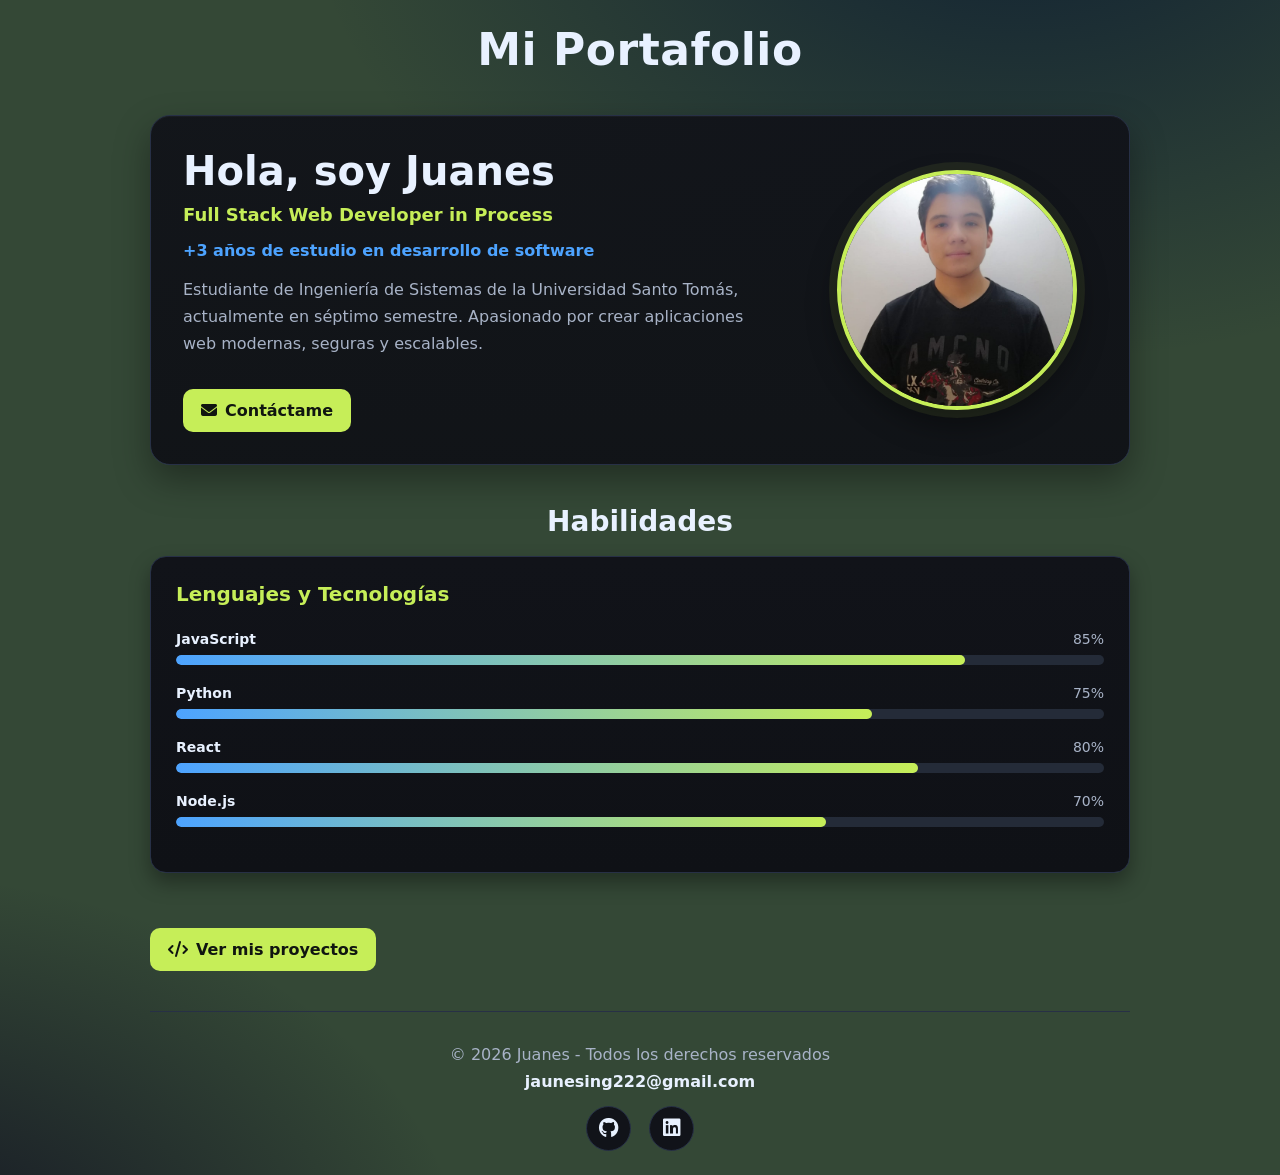
<file: index.html>
<!DOCTYPE html>
<html lang="es">
<head>
    <meta charset="UTF-8">
    <meta name="viewport" content="width=device-width, initial-scale=1.0">

    <title>Portafolio - Juanes</title>

    <link rel="stylesheet" href="styles.css">

    
    <link
        rel="stylesheet"
        href="https://cdnjs.cloudflare.com/ajax/libs/font-awesome/6.5.0/css/all.min.css"
    >
</head>

<body>

    <!-- Header -->
    <header class="header">
        <h1 class="title">Mi Portafolio</h1>
    </header>

    <main>

        <!-- Perfil -->
        <section class="profile">
            <div class="profile-text">
                <h2 class="name">Hola, soy Juanes</h2>

                <p class="role">
                    Full Stack Web Developer in Process
                </p>

                <p class="experience">
                    +3 años de estudio en desarrollo de software
                </p>

                <p class="description">
                    Estudiante de Ingeniería de Sistemas de la Universidad
                    Santo Tomás, actualmente en séptimo semestre.
                    Apasionado por crear aplicaciones web modernas,
                    seguras y escalables.
                </p>

                <a href="mailto:jaunesing222@gmail.com" class="btn-contact">
                    <i class="fas fa-envelope"></i>
                    Contáctame
                </a>
            </div>

            <div class="profile-img">
                <img src="images/perfil1.jpg" alt="Foto de perfil de Juanes">
            </div>
        </section>


        <!-- Habilidades -->
        <section class="skills">
            <h3 class="skills-title">Habilidades</h3>

            <div class="skill-card">

                <h4 class="skill-category">
                    Lenguajes y Tecnologías
                </h4>

                <div class="skill-bar">
                    <div class="skill-header">
                        <span class="skill-name">JavaScript</span>
                        <span>85%</span>
                    </div>

                    <div class="bar">
                        <div class="progress" data-skill="85"></div>
                    </div>
                </div>

                <div class="skill-bar">
                    <div class="skill-header">
                        <span class="skill-name">Python</span>
                        <span>75%</span>
                    </div>

                    <div class="bar">
                        <div class="progress" data-skill="75"></div>
                    </div>
                </div>

                <div class="skill-bar">
                    <div class="skill-header">
                        <span class="skill-name">React</span>
                        <span>80%</span>
                    </div>

                    <div class="bar">
                        <div class="progress" data-skill="80"></div>
                    </div>
                </div>

                <div class="skill-bar">
                    <div class="skill-header">
                        <span class="skill-name">Node.js</span>
                        <span>70%</span>
                    </div>

                    <div class="bar">
                        <div class="progress" data-skill="70"></div>
                    </div>
                </div>

            </div>
        </section>


        <div class="projects-link">
          <a href="proyectos.html" class="btn-contact">
            <i class="fas fa-code"></i>
               Ver mis proyectos
          </a>
        </div>

    </main>


    <!-- Footer -->
    <footer class="footer">
        <p>
            © 2026 Juanes - Todos los derechos reservados
        </p>

        <p>
            <strong>jaunesing222@gmail.com</strong>
        </p>

        <div class="social-icons">

            <a
                href="https://github.com/JuanesIng"
                target="_blank"
                rel="noopener noreferrer"
                aria-label="GitHub"
            >
                <i class="fab fa-github"></i>
            </a>

            <a
                href="https://www.linkedin.com/in/juan-tovar-arias-079417348/"
                target="_blank"
                rel="noopener noreferrer"
                aria-label="LinkedIn"
            >
                <i class="fab fa-linkedin"></i>
            </a>

        </div>
    </footer>


    <script src="scripts/script.js"></script>

</body>
</html>
</file>
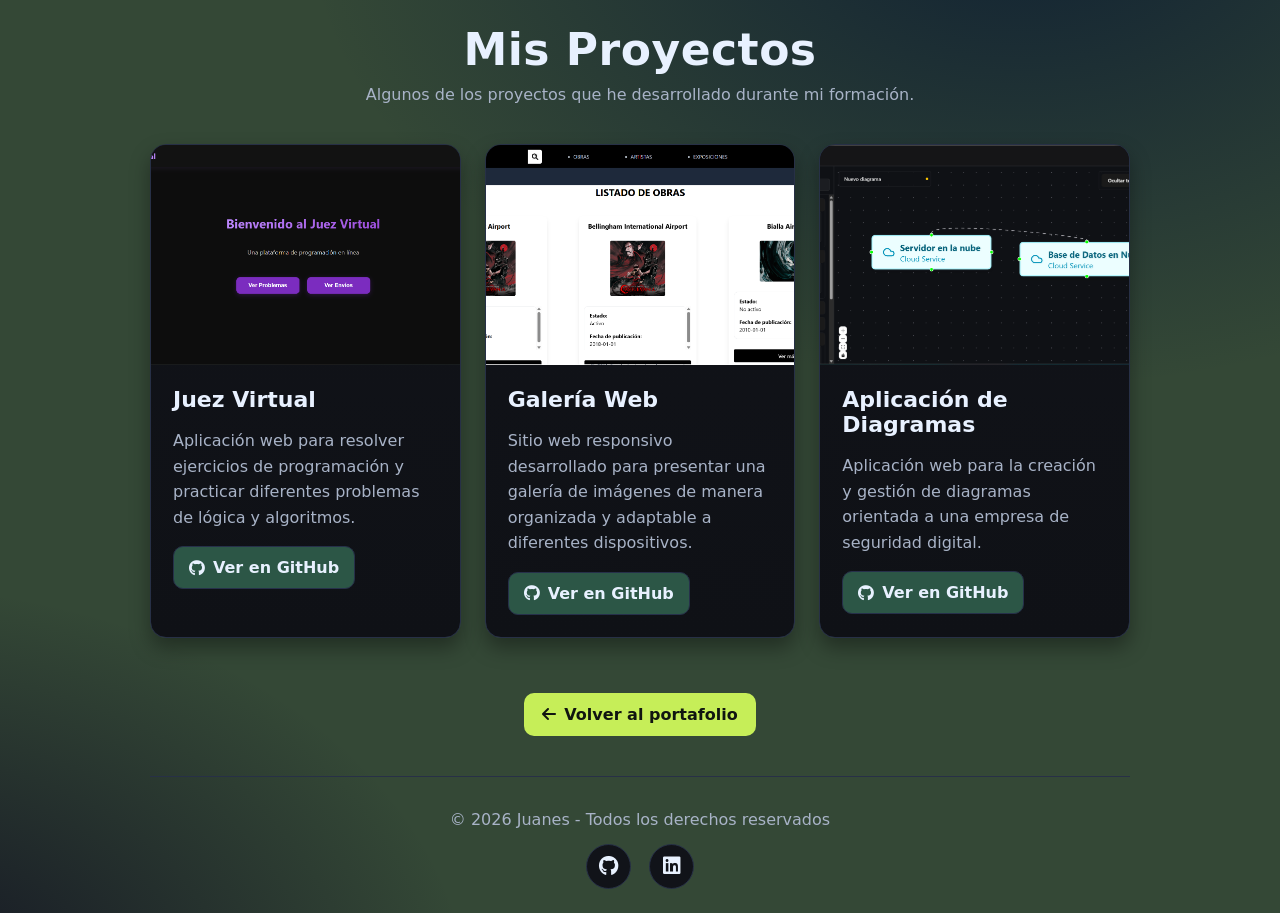
<file: proyectos.html>
<!DOCTYPE html>
<html lang="es">
<head>
    <meta charset="UTF-8">
    <meta name="viewport" content="width=device-width, initial-scale=1.0">

    <title>Proyectos - Juanes</title>

    <link rel="stylesheet" href="styles.css">

    <link
        rel="stylesheet"
        href="https://cdnjs.cloudflare.com/ajax/libs/font-awesome/6.5.0/css/all.min.css"
    >
</head>

<body>

    <header class="header">
        <h1 class="title">Mis Proyectos</h1>

        <p class="subtitle">
            Algunos de los proyectos que he desarrollado durante mi formación.
        </p>
    </header>

    <main>

        <section class="projects">
            <div class="projects-grid">

                <!-- Proyecto 1 -->
                <article class="project-card">

                    <img
                        src="images/Judge.png"
                        alt="Captura del proyecto Juez Virtual"
                    >

                    <div class="project-content">

                        <h2>Juez Virtual</h2>

                        <p>
                            Aplicación web para resolver ejercicios de
                            programación y practicar diferentes problemas
                            de lógica y algoritmos.
                        </p>

                        <a
                            href="https://github.com/JuanesIng/juezVirtual"
                            class="btn-project"
                            target="_blank"
                            rel="noopener noreferrer"
                        >
                            <i class="fab fa-github"></i>
                            Ver en GitHub
                        </a>

                    </div>

                </article>


                <!-- Proyecto 2 -->
                <article class="project-card">

                    <img
                        src="images/galery.png"
                        alt="Captura del proyecto Galería"
                    >

                    <div class="project-content">

                        <h2>Galería Web</h2>

                        <p>
                            Sitio web responsivo desarrollado para presentar
                            una galería de imágenes de manera organizada
                            y adaptable a diferentes dispositivos.
                        </p>

                        <a
                            href="https://github.com/JuanesIng/galeria"
                            class="btn-project"
                            target="_blank"
                            rel="noopener noreferrer"
                        >
                            <i class="fab fa-github"></i>
                            Ver en GitHub
                        </a>

                    </div>

                </article>


                <!-- Proyecto 3 -->
                <article class="project-card">

                    <img
                        src="images/Diagram.png"
                        alt="Captura de la aplicación de diagramas"
                    >

                    <div class="project-content">

                        <h2>Aplicación de Diagramas</h2>

                        <p>
                            Aplicación web para la creación y gestión de
                            diagramas orientada a una empresa de
                            seguridad digital.
                        </p>

                        <a
                            href="https://github.com/KendoTMJJ/Hackathon_MBD_Front"
                            class="btn-project"
                            target="_blank"
                            rel="noopener noreferrer"
                        >
                            <i class="fab fa-github"></i>
                            Ver en GitHub
                        </a>

                    </div>

                </article>

            </div>
        </section>

        <!-- Regresar al portafolio -->
        <div class="back-container">

            <a href="index.html" class="btn-contact">
                <i class="fas fa-arrow-left"></i>
                Volver al portafolio
            </a>

        </div>

    </main>


    <footer class="footer">

        <p>
            © 2026 Juanes - Todos los derechos reservados
        </p>

        <div class="social-icons">

            <a
                href="https://github.com/JuanesIng"
                target="_blank"
                rel="noopener noreferrer"
                aria-label="GitHub"
            >
                <i class="fab fa-github"></i>
            </a>

            <a
                href="https://www.linkedin.com/in/juan-tovar-arias-079417348/"
                target="_blank"
                rel="noopener noreferrer"
                aria-label="LinkedIn"
            >
                <i class="fab fa-linkedin"></i>
            </a>

        </div>

    </footer>

</body>
</html>
</file>
<file: styles.css>
:root {
    --bg: #344836;
    --card: #111319;
    --card-light: #18201a;
    --fg: #e8f1ff;
    --muted: #a8b3c7;
    --accent: #c6ee58;
    --accent-blue: #4da3ff;
    --border: #273046;
    --ring: rgba(198, 238, 88, 0.25);
}

* {
    box-sizing: border-box;
}

html {
    scroll-behavior: smooth;
}

body {
    margin: 0;
    min-height: 100vh;
    padding: 24px;

    font-family:
        ui-sans-serif,
        system-ui,
        -apple-system,
        "Segoe UI",
        Roboto,
        "Helvetica Neue",
        Arial,
        sans-serif;

    color: var(--fg);

    background:
        radial-gradient(
            1200px 800px at 80% -10%,
            #123 0%,
            transparent 60%
        ),
        radial-gradient(
            1000px 700px at -10% 110%,
            #112 0%,
            transparent 60%
        ),
        var(--bg);
}


/* =========================
   ESTRUCTURA
========================= */

main {
    width: 100%;
    max-width: 980px;
    margin: 0 auto;
}

section {
    margin-bottom: 40px;
}


/* =========================
   HEADER
========================= */

.header {
    width: 100%;
    max-width: 980px;
    margin: 0 auto 40px;
    text-align: center;
}

.title {
    margin: 0;
    font-size: clamp(28px, 5vw, 44px);
    letter-spacing: 0.5px;
    color: var(--fg);
}


/* =========================
   PERFIL
========================= */

.profile {
    display: grid;
    grid-template-columns: 1fr 280px;
    align-items: center;
    gap: 40px;

    padding: 32px;

    background: linear-gradient(
        180deg,
        rgba(17, 19, 25, 0.95),
        rgba(15, 17, 22, 0.95)
    );

    border: 1px solid var(--border);
    border-radius: 20px;

    box-shadow:
        0 15px 35px rgba(0, 0, 0, 0.35),
        inset 0 1px 0 rgba(255, 255, 255, 0.03);
}

.name {
    margin: 0 0 10px;
    font-size: clamp(28px, 4vw, 40px);
}

.role {
    margin: 0 0 10px;
    color: var(--accent);
    font-size: 18px;
    font-weight: 700;
}

.experience {
    color: var(--accent-blue);
    font-weight: 600;
}

.description {
    max-width: 650px;
    line-height: 1.7;
    color: var(--muted);
}


/* Imagen de perfil */

.profile-img {
    display: flex;
    justify-content: center;
}

.profile-img img {
    width: 240px;
    height: 240px;

    object-fit: cover;

    border-radius: 50%;

    border: 4px solid var(--accent);

    box-shadow:
        0 0 0 8px rgba(198, 238, 88, 0.08),
        0 15px 30px rgba(0, 0, 0, 0.4);
}


/* Botón contacto */

.btn-contact {
    display: inline-flex;
    align-items: center;
    gap: 8px;

    margin-top: 15px;
    padding: 12px 18px;

    color: #101510;
    background: var(--accent);

    border-radius: 10px;

    text-decoration: none;
    font-weight: 700;

    transition:
        transform 0.2s ease,
        box-shadow 0.2s ease;
}

.btn-contact:hover {
    transform: translateY(-2px);

    box-shadow:
        0 8px 20px rgba(198, 238, 88, 0.25);
}


/* =========================
   TÍTULOS DE SECCIÓN
========================= */

.skills-title,
.projects-title {
    margin-bottom: 18px;

    font-size: 28px;
    text-align: center;
}


/* =========================
   HABILIDADES
========================= */

.skill-card {
    padding: 25px;

    background: linear-gradient(
        180deg,
        #111319 0%,
        #0f1116 100%
    );

    border: 1px solid var(--border);
    border-radius: 16px;

    box-shadow:
        0 10px 20px rgba(0, 0, 0, 0.35);
}

.skill-category {
    margin: 0 0 25px;

    font-size: 20px;
    color: var(--accent);
}

.skill-bar {
    margin-bottom: 20px;
}

.skill-header {
    display: flex;
    justify-content: space-between;

    margin-bottom: 8px;

    color: var(--muted);
    font-size: 14px;
}

.skill-name {
    color: var(--fg);
    font-weight: 600;
}

.bar {
    width: 100%;
    height: 10px;

    overflow: hidden;

    background: #242b38;
    border-radius: 20px;
}

.progress {
    width: 0;
    height: 100%;

    border-radius: 20px;

    background: linear-gradient(
        90deg,
        var(--accent-blue),
        var(--accent)
    );

    transition: width 1s ease;
}


/* =========================
   PROYECTOS
========================= */

.projects-grid {
    display: grid;

    grid-template-columns:
        repeat(3, minmax(0, 1fr));

    gap: 20px;
}

.project-card {
    overflow: hidden;

    background: linear-gradient(
        180deg,
        #111319,
        #0f1116
    );

    border: 1px solid var(--border);
    border-radius: 16px;

    box-shadow:
        0 10px 20px rgba(0, 0, 0, 0.35);

    transition:
        transform 0.2s ease,
        box-shadow 0.2s ease;
}

.project-card:hover {
    transform: translateY(-5px);

    box-shadow:
        0 15px 30px rgba(0, 0, 0, 0.45);
}

.project-card > img {
    display: block;

    width: 100%;
    height: 190px;

    object-fit: cover;
}

.project-content {
    padding: 20px;
}

.project-card h4 {
    margin: 0 0 10px;

    font-size: 20px;
}

.project-card p {
    min-height: 65px;

    color: var(--muted);
    line-height: 1.5;
}

.btn-project {
    display: inline-flex;
    align-items: center;
    gap: 8px;

    padding: 10px 14px;

    color: var(--fg);
    background: #2c5646;

    border: 1px solid #26304a;
    border-radius: 10px;

    text-decoration: none;
    font-weight: 600;

    transition:
        background 0.2s ease,
        transform 0.2s ease;
}

.btn-project:hover {
    background: #3b735d;
    transform: translateY(-2px);
}


/* =========================
   FOOTER
========================= */

.footer {
    width: 100%;
    max-width: 980px;

    margin: 40px auto 0;
    padding-top: 25px;

    text-align: center;

    color: var(--muted);

    border-top: 1px solid var(--border);
}

.footer p {
    margin: 8px 0;
}

.footer strong {
    color: var(--fg);
}


/* Redes sociales */

.social-icons {
    display: flex;
    justify-content: center;
    gap: 18px;

    margin-top: 15px;
}

.social-icons a {
    display: flex;
    align-items: center;
    justify-content: center;

    width: 45px;
    height: 45px;

    color: var(--fg);

    background: #111319;

    border: 1px solid var(--border);
    border-radius: 50%;

    font-size: 20px;

    text-decoration: none;

    transition:
        color 0.2s ease,
        background 0.2s ease,
        transform 0.2s ease;
}

.social-icons a:hover {
    color: #101510;
    background: var(--accent);

    transform: translateY(-3px);
}


/* =========================
   RESPONSIVE
========================= */

@media (max-width: 800px) {

    .profile {
        grid-template-columns: 1fr;

        text-align: center;
    }

    .description {
        margin-left: auto;
        margin-right: auto;
    }

    .profile-img {
        order: -1;
    }

    .projects-grid {
        grid-template-columns: 1fr 1fr;
    }
}


@media (max-width: 560px) {

    body {
        padding: 15px;
    }

    .profile {
        padding: 22px;
    }

    .profile-img img {
        width: 180px;
        height: 180px;
    }

    .projects-grid {
        grid-template-columns: 1fr;
    }

    .project-card > img {
        height: 210px;
    }
}

.subtitle {
    margin-top: 10px;
    color: var(--muted);
    text-align: center;
}


/* Página de proyectos */

.projects {
    margin-top: 30px;
}

.projects-grid {
    display: grid;
    grid-template-columns: repeat(3, minmax(0, 1fr));
    gap: 24px;
}

.project-card {
    overflow: hidden;

    background: linear-gradient(
        180deg,
        #111319,
        #0f1116
    );

    border: 1px solid var(--border);
    border-radius: 16px;

    box-shadow: 0 10px 20px rgba(0, 0, 0, 0.35);

    transition:
        transform 0.2s ease,
        box-shadow 0.2s ease;
}

.project-card:hover {
    transform: translateY(-5px);

    box-shadow: 0 15px 30px rgba(0, 0, 0, 0.45);
}

.project-card > img {
    display: block;

    width: 100%;
    height: 220px;

    object-fit: cover;
}

.project-content {
    padding: 22px;
}

.project-content h2 {
    margin: 0 0 12px;

    color: var(--fg);
    font-size: 22px;
}

.project-content p {
    min-height: 80px;

    color: var(--muted);
    line-height: 1.6;
}

.btn-project {
    display: inline-flex;
    align-items: center;
    gap: 8px;

    padding: 11px 15px;

    color: var(--fg);
    background: #2c5646;

    border: 1px solid #26304a;
    border-radius: 10px;

    text-decoration: none;
    font-weight: 600;

    transition:
        background 0.2s ease,
        transform 0.2s ease;
}

.btn-project:hover {
    background: #3b735d;
    transform: translateY(-2px);
}

.back-container {
    display: flex;
    justify-content: center;

    margin: 40px 0;
}


/* Responsive */

@media (max-width: 800px) {

    .projects-grid {
        grid-template-columns: repeat(2, 1fr);
    }

}

@media (max-width: 560px) {

    .projects-grid {
        grid-template-columns: 1fr;
    }

    .project-card > img {
        height: 210px;
    }

}
</file>
